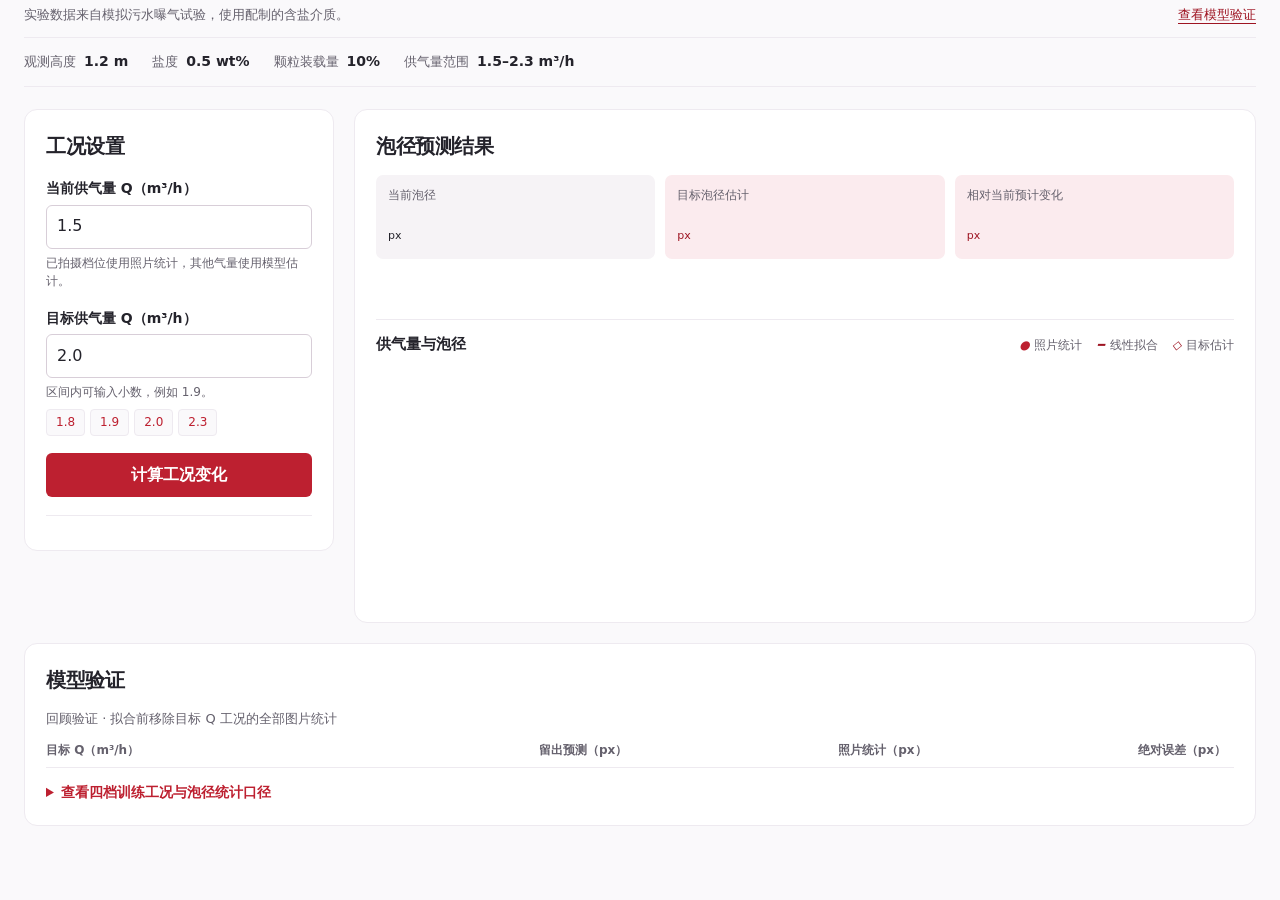
<file: optimization_data/h3_bubble_demo/ui.html>
<!doctype html>
<html lang="zh-CN">
<head>
  <meta charset="utf-8">
  <meta name="viewport" content="width=device-width, initial-scale=1">
  <meta name="theme-color" content="#faf9fb">
  <title>污水曝气参数优化</title>
  <style>
    :root {
      color-scheme: light; --ink: #24232b; --muted: #65616d; --paper: #faf9fb;
      --card: #ffffff; --line: #eeeaf0; --red: #bd2030; --red-dark: #9e1422;
      font-family: "Segoe UI", "Microsoft YaHei", system-ui, sans-serif;
      line-height: 1.55; color: var(--ink); background: var(--paper);
    }
    * { box-sizing: border-box; }
    body { margin: 0; }
    main { max-width: 1232px; margin: auto; padding: 0 0 38px; }
    h1, h2, p { margin: 0; }
    h2 { font-size: 20px; letter-spacing: -.025em; }
    .intro { display: flex; align-items: baseline; justify-content: space-between; gap: 8px 16px; flex-wrap: wrap; padding: 5px 0 12px; }
    .intro p { font-size: 13px; color: var(--muted); }
    .intro a { color: var(--red-dark); font-size: 13px; text-underline-offset: 4px; }
    .scope { display: flex; flex-wrap: wrap; gap: 10px 24px; margin: 0; padding: 13px 0; border-block: 1px solid var(--line); }
    .scope div { display: flex; gap: 8px; align-items: baseline; }
    dt { color: var(--muted); font-size: 13px; }
    dd { margin: 0; font-size: 14px; font-weight: 700; font-variant-numeric: tabular-nums; }
    .layout { display: grid; grid-template-columns: minmax(255px, 310px) minmax(0, 1fr); gap: 20px; margin-top: 22px; align-items: start; }
    .panel { border: 1px solid var(--line); background: var(--card); border-radius: 13px; padding: 21px; min-width: 0; }
    form { display: grid; gap: 17px; padding-top: 16px; }
    label { display: block; margin-bottom: 5px; font-size: 14px; font-weight: 650; }
    select, input, button { font: inherit; }
    select, input { width: 100%; min-height: 44px; border: 1px solid #d8ced8; border-radius: 6px; color: var(--ink); background: white; padding: 6px 10px; }
    button { cursor: pointer; }
    button:focus-visible, select:focus-visible, input:focus-visible, a:focus-visible, summary:focus-visible { outline: 3px solid #bd2030; outline-offset: 3px; }
    .field-note { margin-top: 5px; font-size: 12px; color: var(--muted); }
    .presets { display: flex; gap: 5px; flex-wrap: wrap; margin-top: 7px; }
    .presets button { border: 1px solid var(--line); border-radius: 4px; background: var(--paper); color: var(--red); padding: 3px 9px; font-size: 12px; }
    .presets button[aria-pressed="true"] { border-color: var(--red); background: #fbebee; font-weight: 700; }
    .run { padding: 10px 12px; background: var(--red); color: white; border: none; border-radius: 6px; font-weight: 700; }
    .run:hover { background: #9e1422; }
    .current-note { padding-top: 13px; margin-top: 18px; border-top: 1px solid var(--line); font-size: 13px; color: var(--muted); }
    .status { font-size: 12px; color: var(--red); white-space: nowrap; }
    .result-heading { display: flex; justify-content: space-between; align-items: baseline; flex-wrap: wrap; gap: 4px 20px; }
    .result-grid { display: grid; grid-template-columns: repeat(3, minmax(0, 1fr)); gap: 10px; margin: 13px 0 11px; }
    .metric { padding: 11px 12px; background: #f6f3f6; border-radius: 7px; }
    .metric.predicted { background: #fbebee; }
    .metric p { color: var(--muted); font-size: 12px; }
    .metric strong { display: block; margin-top: 4px; font-size: clamp(22px, 3.1vw, 35px); letter-spacing: -.04em; font-variant-numeric: tabular-nums; line-height: 1.12; }
    .metric strong small { font-size: 11px; letter-spacing: 0; font-weight: 500; }
    .metric.predicted strong { color: var(--red-dark); }
    .comparison { color: var(--muted); font-size: 13px; min-height: 2.8em; }
    figure { margin: 13px 0 0; padding-top: 13px; border-top: 1px solid var(--line); }
    figcaption { display: flex; justify-content: space-between; align-items: baseline; gap: 4px 12px; flex-wrap: wrap; }
    figcaption > strong { font-size: 15px; }
    .legend { display: flex; gap: 13px; flex-wrap: wrap; color: var(--muted); font-size: 12px; }
    .legend .sample { display: inline-block; width: 11px; margin-right: 4px; text-align: center; color: var(--red); }
    .legend .fit { color: var(--red-dark); }
    canvas { display: block; width: 100%; height: 245px; }
    .validation { margin-top: 20px; }
    .transport { margin-top: 20px; }
    .transport p { color: var(--muted); font-size: 13px; }
    .transport .result-grid { grid-template-columns: repeat(3, minmax(0, 1fr)); }
    .transport .metric > span { display: block; margin-top: 6px; color: var(--muted); font-size: 13px; }
    .rise-photo-comparison { margin: 14px 0; padding: 12px 0; border-block: 1px solid var(--line); }
    .rise-photo-comparison h3 { margin: 0 0 6px; font-size: 15px; }
    .validation .note { margin: 7px 0 13px; color: var(--muted); font-size: 14px; }
    .table-wrap { overflow-x: auto; }
    table { width: 100%; border-collapse: collapse; font-size: 14px; font-variant-numeric: tabular-nums; }
    caption { text-align: left; font-size: 13px; color: var(--muted); margin-bottom: 5px; }
    th, td { text-align: right; padding: 7px 8px; border-bottom: 1px solid var(--line); white-space: nowrap; }
    th:first-child, td:first-child { text-align: left; padding-left: 0; }
    th { color: var(--muted); font-weight: 600; font-size: 12px; }
    tr.example { background: #f6f3f6; }
    tr.example td:first-child { padding-left: 8px; }
    details { margin-top: 14px; font-size: 14px; }
    details summary { color: var(--red); cursor: pointer; font-weight: 650; }
    details .table-wrap { margin-top: 8px; }
    @media (max-width: 760px) {
      main { padding-bottom: 30px; }
      .layout { grid-template-columns: 1fr; gap: 13px; } .panel { padding: 15px; }
      .transport .result-grid { grid-template-columns: 1fr; }
      canvas { height: 220px; }
    }
    @media (max-width: 420px) {
      .metric { padding: 8px 6px; } .metric strong { font-size: 20px; } .result-grid { gap: 5px; }
    }
  </style>
</head>
<body>
  <main>
    <div class="intro">
      <p>实验数据来自模拟污水曝气试验，使用配制的含盐介质。</p>
      <a href="#validation">查看模型验证</a>
    </div>
    <dl class="scope" aria-label="适用工况">
      <div><dt>观测高度</dt><dd>1.2 m</dd></div>
      <div><dt>盐度</dt><dd>0.5 wt%</dd></div>
      <div><dt>颗粒装载量</dt><dd>10%</dd></div>
      <div><dt>供气量范围</dt><dd>1.5–2.3 m³/h</dd></div>
    </dl>
    <div class="layout">
      <section class="panel" aria-labelledby="inputs-title">
        <h2 id="inputs-title">工况设置</h2>
        <form id="controls">
          <div>
            <label for="current">当前供气量 Q（m³/h）</label>
            <input id="current" type="number" min="1.5" max="2.3" step="any" value="1.5" list="measured-flow-levels" required>
            <datalist id="measured-flow-levels"></datalist>
            <p class="field-note">已拍摄档位使用照片统计，其他气量使用模型估计。</p>
          </div>
          <div>
            <label for="target">目标供气量 Q（m³/h）</label>
            <input id="target" type="number" min="1.5" max="2.3" step="any" value="2.0" required aria-describedby="target-hint">
            <p id="target-hint" class="field-note">区间内可输入小数，例如 1.9。</p>
            <div class="presets" id="presets" aria-label="目标气量快捷选择">
              <button type="button" data-q="1.8">1.8</button>
              <button type="button" data-q="1.9">1.9</button>
              <button type="button" data-q="2.0">2.0</button>
              <button type="button" data-q="2.3">2.3</button>
            </div>
          </div>
          <button class="run" type="submit">计算工况变化</button>
        </form>
        <p class="current-note" id="current-note"></p>
      </section>
      <section class="panel" aria-labelledby="result-title">
        <div class="result-heading"><h2 id="result-title">泡径预测结果</h2><span class="status" id="coverage"></span></div>
        <div id="result" aria-live="polite">
          <div class="result-grid">
            <div class="metric"><p id="current-size-label">当前泡径</p><strong><span id="current-size"></span> <small>px</small></strong></div>
            <div class="metric predicted"><p>目标泡径估计</p><strong><span id="target-size"></span> <small>px</small></strong></div>
            <div class="metric predicted"><p>相对当前预计变化</p><strong><span id="change"></span> <small>px</small></strong></div>
          </div>
          <p id="diameter-mm" class="comparison" hidden></p>
          <p id="comparison" class="comparison"></p>
        </div>
        <figure>
          <figcaption>
            <strong>供气量与泡径</strong>
            <div class="legend"><span><i class="sample">●</i>照片统计</span><span><i class="sample fit">━</i>线性拟合</span><span><i class="sample fit">◇</i>目标估计</span></div>
          </figcaption>
          <canvas id="curve" role="img" aria-label="四档气量的照片泡径与线性预测"></canvas>
        </figure>
      </section>
    </div>
    <section id="transport" class="panel transport" aria-labelledby="transport-title" hidden>
      <div class="result-heading"><h2 id="transport-title">上升速度、气含率与传氧</h2><span class="status" id="transport-status" role="status"></span></div>
      <div id="transport-results" hidden>
        <div class="result-grid">
          <div class="metric">
            <p id="target-rise-label">目标竖直上升速度</p>
            <strong><span id="target-rise"></span> <small>mm/s</small></strong>
            <span id="rise-comparison"></span>
          </div>
          <div class="metric">
            <p id="target-holdup-label">目标体积气含率</p>
            <strong><span id="target-holdup"></span> <small>%</small></strong>
            <span id="holdup-comparison"></span>
          </div>
          <div class="metric predicted">
            <p>相对传氧效率 · 模型估算</p>
            <strong><span id="target-oxygen"></span> <small>%</small></strong>
            <span id="oxygen-comparison"></span>
          </div>
        </div>
        <section id="rise-photo-comparison" class="rise-photo-comparison" aria-labelledby="rise-comparison-title" hidden>
          <h3 id="rise-comparison-title">目标工况 · 照片对照</h3>
          <div class="table-wrap"><table>
            <thead><tr><th scope="col">指标</th><th scope="col">整档留出预测</th><th scope="col">照片分析结果</th><th scope="col">绝对误差</th></tr></thead>
            <tbody>
              <tr><th scope="row">上升速度</th><td id="rise-holdout-prediction"></td><td id="rise-photo-observed"></td><td id="rise-holdout-error"></td></tr>
              <tr><th scope="row">体积气含率</th><td id="holdup-holdout-prediction"></td><td id="holdup-photo-observed"></td><td id="holdup-holdout-error"></td></tr>
            </tbody>
          </table></div>
          <p id="rise-holdout-note"></p>
        </section>
        <p id="holdup-depth-note"></p>
        <p>相对传氧效率按局部估算的 K<sub>L</sub>a/Q 比值计算，当前工况为 100%。计算假设两档的有效视野深度与溶解氧驱动力可比，以上升速度近似气液滑移速度。</p>
        <details>
          <summary>测速依据与留出误差</summary>
          <p id="rise-validation"></p>
          <div class="table-wrap"><table>
            <thead><tr><th scope="col">Q (m³/h)</th><th scope="col">观测上升速度 (mm/s)</th><th scope="col">各窗口范围 (mm/s)</th><th scope="col">有效帧</th><th scope="col">上升轨迹</th></tr></thead>
            <tbody id="rise-rows"></tbody>
          </table></div>
        </details>
      </div>
    </section>
    <section id="validation" class="panel validation" aria-labelledby="validation-title">
      <h2 id="validation-title">模型验证</h2>
      <p class="note" id="validation-note"></p>
      <div class="table-wrap">
        <table>
          <caption>回顾验证 · 拟合前移除目标 Q 工况的全部图片统计</caption>
          <thead><tr><th scope="col">目标 Q（m³/h）</th><th scope="col">留出预测（px）</th><th scope="col">照片统计（px）</th><th scope="col">绝对误差（px）</th></tr></thead>
          <tbody id="validation-rows"></tbody>
        </table>
      </div>
      <details>
        <summary>查看四档训练工况与泡径统计口径</summary>
        <p class="note">YOLO 统计先对每张图内的有效气泡取中位径，再对工况内的有效图片取平均。拟合时每档 Q 使用一个汇总值。连续帧来自实验采集序列。</p>
        <div class="table-wrap">
          <table>
            <thead><tr><th scope="col">Q（m³/h）</th><th scope="col">照片泡径（px）</th><th scope="col">有效图片</th><th scope="col">采集来源</th></tr></thead>
            <tbody id="measurement-rows"></tbody>
          </table>
        </div>
      </details>
    </section>
  </main>
  <script type="application/json" id="demo-data">__BUBBLE_DEMO_DATA__</script>
  <script>
    "use strict";
    const demo = JSON.parse(document.getElementById("demo-data").textContent);
    const transportEnabled = __H3_TRANSPORT_ENABLED__;
    const byId = id => document.getElementById(id);
    const currentInput = byId("current");
    const targetInput = byId("target");
    const measured = new Map(demo.measurements.map(row => [row.q_m3_h, row]));
    const levels = [...measured.keys()];
    const qFormat = q => Number(q.toFixed(3)).toString();
    const size = value => value.toFixed(2);
    const signed = value => (value > 0 ? "+" : "") + size(value);
    const fit = q => demo.line.intercept + demo.line.slope * q;
    const presets = [...byId("presets").querySelectorAll("button")];
    let lastCurve;
    let transportRequest = 0;

    function rowInto(table, values, highlight = false) {
      const tr = table.insertRow();
      if (highlight) tr.classList.add("example");
      for (const value of values) tr.insertCell().textContent = value;
    }

    for (const row of demo.measurements) {
      byId("measured-flow-levels").append(new Option(row.q_m3_h.toFixed(1), row.q_m3_h));
      rowInto(byId("measurement-rows"), [row.q_m3_h.toFixed(1), size(row.d50_px), row.valid_images, row.source]);
    }
    for (const row of demo.leave_q_out.rows) {
      rowInto(byId("validation-rows"), [
        row.q_m3_h.toFixed(1), size(row.prediction_px), size(row.observed_px), size(row.error_px)
      ], row.q_m3_h === 2);
    }
    byId("validation-note").textContent = `逐档留出 Q 平均误差 ${size(demo.leave_q_out.mae_px)} px，整批采集来源留出平均误差 ${size(demo.leave_source_out.mae_px)} px。验证仅覆盖这四个实验工况，常规预测使用四档数据拟合。`;

    function drawCurve(currentQ, targetQ, targetPx) {
      const canvas = byId("curve");
      const {width, height} = canvas.getBoundingClientRect();
      if (width < 1 || height < 1) return;
      const ratio = window.devicePixelRatio || 1;
      canvas.width = Math.round(width * ratio);
      canvas.height = Math.round(height * ratio);
      const ctx = canvas.getContext("2d");
      ctx.scale(ratio, ratio);
      const [left, top, right, bottom] = [51, 22, width - 14, height - 42];
      const x = q => left + (q - 1.46) * (right - left) / .88;
      const dValues = demo.measurements.map(row => row.d50_px).concat(levels.map(fit));
      const minPx = 5 * Math.floor((Math.min(...dValues) - 1) / 5);
      const maxPx = 5 * Math.ceil((Math.max(...dValues) + 1) / 5);
      const y = d => bottom - (d - minPx) * (bottom - top) / (maxPx - minPx);
      const line = (x1, y1, x2, y2, color, weight = 1) => {
        ctx.beginPath(); ctx.moveTo(x1, y1); ctx.lineTo(x2, y2);
        ctx.strokeStyle = color; ctx.lineWidth = weight; ctx.stroke();
      };
      ctx.font = "12px Microsoft YaHei, sans-serif";
      ctx.fillStyle = "#65616d";
      ctx.textAlign = "left"; ctx.fillText("泡径 (px)", 4, 14);
      ctx.textAlign = "right";
      for (let tick = minPx; tick <= maxPx; tick += 5) {
        line(left, y(tick), right, y(tick), "#e6e0e6");
        ctx.fillText(tick, left - 7, y(tick) + 4);
      }
      ctx.textAlign = "center";
      for (const q of levels) {
        line(x(q), top, x(q), bottom, "#eeeaf0");
        ctx.fillText(q.toFixed(1), x(q), bottom + 16);
      }
      ctx.fillText("进气量 Q (m³/h)", (left + right) / 2, height - 6);
      ctx.setLineDash([5, 4]);
      line(x(levels[0]), y(fit(levels[0])), x(levels.at(-1)), y(fit(levels.at(-1))), "#9e1422", 2);
      ctx.setLineDash([]);
      for (const row of demo.measurements) {
        const current = row.q_m3_h === currentQ;
        ctx.beginPath(); ctx.arc(x(row.q_m3_h), y(row.d50_px), current ? 6 : 4, 0, 2 * Math.PI);
        ctx.fillStyle = "#bd2030"; ctx.fill();
        if (current) { ctx.lineWidth = 2; ctx.strokeStyle = "#ffffff"; ctx.stroke(); }
      }
      if (currentQ !== targetQ) {
        const px = x(targetQ), py = y(targetPx);
        ctx.beginPath(); ctx.moveTo(px, py - 7); ctx.lineTo(px + 7, py);
        ctx.lineTo(px, py + 7); ctx.lineTo(px - 7, py); ctx.closePath();
        ctx.strokeStyle = "#9e1422"; ctx.lineWidth = 2; ctx.stroke();
      }
      canvas.setAttribute("aria-label", `当前 Q ${qFormat(currentQ)}，目标 Q ${qFormat(targetQ)}，目标泡径估计 ${size(targetPx)} px。实心圆为照片统计，红色虚线为线性拟合。`);
    }

    function render() {
      if (!currentInput.checkValidity() || !targetInput.checkValidity()) return;
      const currentQ = currentInput.valueAsNumber;
      const targetQ = targetInput.valueAsNumber;
      const current = measured.get(currentQ);
      const currentPx = current ? current.d50_px : fit(currentQ);
      const targetMeasured = measured.get(targetQ);
      const sameQ = currentQ === targetQ;
      const targetPx = sameQ ? currentPx : fit(targetQ);
      const change = targetPx - currentPx;
      byId("current-size-label").textContent = current ? "当前照片泡径" : "当前估计泡径";
      byId("current-size").textContent = size(currentPx);
      byId("target-size").textContent = size(targetPx);
      byId("change").textContent = signed(change);
      byId("coverage").textContent = sameQ ? "进气量保持不变" : targetMeasured ? "目标有照片可对照" : "区间内估计";
      byId("current-note").textContent = current ? `当前值来自 ${current.valid_images} 张有效实验照片。` : "这个气量没有照片统计，当前泡径也来自线性拟合。";
      if (sameQ) {
        byId("comparison").textContent = "当前和目标气量相同，泡径变化为 0。";
      } else if (targetMeasured) {
        const observedChange = current ? `两档照片统计变化 ${signed(targetMeasured.d50_px - currentPx)} px。` : "";
        byId("comparison").textContent = `目标照片统计为 ${size(targetMeasured.d50_px)} px。${observedChange}目标泡径估计与照片统计相差 ${size(Math.abs(targetPx - targetMeasured.d50_px))} px。目标工况参与了常规拟合。`;
      } else {
        byId("comparison").textContent = `Q＝${qFormat(targetQ)} 处于已测范围内，目标泡径来自线性拟合。该气量暂无照片统计。`;
      }
      for (const button of presets) button.setAttribute("aria-pressed", String(Number(button.dataset.q) === targetQ));
      lastCurve = [currentQ, targetQ, targetPx];
      drawCurve(...lastCurve);
      if (transportEnabled) renderTransport(currentQ, targetQ, currentPx, targetPx);
    }

    async function renderTransport(currentQ, targetQ, currentPx, targetPx) {
      const request = ++transportRequest;
      byId("transport").hidden = false;
      byId("transport-results").hidden = true;
      byId("rise-photo-comparison").hidden = true;
      byId("diameter-mm").hidden = true;
      byId("transport-status").textContent = "正在读取追踪结果…";
      try {
        const params = new URLSearchParams({current_q: currentQ, target_q: targetQ});
        const response = await fetch(`/api/optimization/h3-transport?${params}`);
        if (!response.ok) throw new Error();
        const data = await response.json();
        if (request !== transportRequest) return;
        const scale = data.mm_per_pixel;
        byId("diameter-mm").textContent = `按统一标定换算 ${size(currentPx * scale)} → ${size(targetPx * scale)} mm，变化 ${signed((targetPx - currentPx) * scale)} mm。`;
        byId("diameter-mm").hidden = false;
        byId("target-rise").textContent = size(data.target.rise_mm_s);
        byId("target-rise-label").textContent = data.target.is_measured_flow ? "目标上升速度 · 照片统计" : "目标上升速度 · 插值预测";
        byId("target-holdup").textContent = size(data.target.gas_holdup_percent);
        byId("target-holdup-label").textContent = data.target.is_measured_flow ? "目标气含率 · 照片估算" : "目标气含率 · 插值预测";
        byId("holdup-comparison").textContent = `当前 ${size(data.current.gas_holdup_percent)}%，变化 ${signed(data.gas_holdup_change_pp)} 个百分点。`;
        byId("holdup-depth-note").textContent = `体积气含率取实验装置的局部视野，按 ${data.view_depth_mm} mm 视野深度及等效球体积估算。`;
        const comparison = data.target_rise_comparison;
        const holdup = data.target_holdup_comparison;
        if (comparison && holdup) {
          byId("rise-holdout-prediction").textContent = `${size(comparison.prediction_mm_s)} mm/s`;
          byId("rise-photo-observed").textContent = `${size(comparison.observed_mm_s)} mm/s`;
          byId("rise-holdout-error").textContent = `${size(comparison.absolute_error_mm_s)} mm/s`;
          byId("holdup-holdout-prediction").textContent = `${size(holdup.prediction_percent)}%`;
          byId("holdup-photo-observed").textContent = `${size(holdup.observed_percent)}%`;
          byId("holdup-holdout-error").textContent = `${size(holdup.absolute_error_pp)} 个百分点`;
          const methodNote = comparison.method === "linear_extrapolation"
            ? "目标是边界档，整档留出后用其余三档线性外推，仅用于检验误差。"
            : "整档留出目标照片，用其余档位中相邻的两档插值预测。";
          byId("rise-holdout-note").textContent = `${methodNote} 照片统计来自 ${comparison.valid_frames} 张有效连续帧。`;
          byId("rise-photo-comparison").hidden = false;
        }
        const basis = data.current.is_measured_flow ? "当前追踪统计" : "当前插值";
        const uncertaintyNote = data.small_interpolated_change ? " 变化幅度小于或接近留档误差，方向需要实测确认。" : "";
        byId("rise-comparison").textContent = `${basis} ${size(data.current.rise_mm_s)} mm/s，变化 ${signed(data.rise_change_mm_s)} mm/s。${uncertaintyNote}`;
        byId("target-oxygen").textContent = size(data.relative_oxygen_efficiency_percent);
        byId("oxygen-comparison").textContent = `相对当前变化 ${signed(data.oxygen_efficiency_change_percent)}%。`;
        byId("transport-status").textContent = data.target.is_measured_flow ? "目标有照片可对照" : "未拍摄档位 · 区间内插值";
        const mae = data.validation.interior_mae_mm_s;
        const holdupMae = data.holdup_validation.interior_mae_pp;
        byId("rise-validation").textContent = `内部两档整档留出的平均误差：速度相邻插值 ${size(mae.neighbor)} mm/s，全区间线性 ${size(mae.linear)} mm/s，均值基准 ${size(mae.mean)} mm/s。气含率相邻插值 ${size(holdupMae.neighbor)} 个百分点。每档有一个采集序列，多个窗口用于检查波动。`;
        byId("rise-rows").replaceChildren();
        for (const row of data.measured_levels) {
          const range = row.window_rise_mm_s;
          rowInto(byId("rise-rows"), [qFormat(row.q_m3_h), size(row.rise_mm_s),
            `${size(Math.min(...range))}–${size(Math.max(...range))}`, row.valid_frames, row.rising_tracks]);
        }
        byId("transport-results").hidden = false;
      } catch {
        if (request === transportRequest) byId("transport-status").textContent = "上升速度与传氧数据暂不可用。";
      }
    }

    byId("controls").addEventListener("submit", event => { event.preventDefault(); render(); });
    for (const button of presets) {
      button.addEventListener("click", () => { targetInput.value = button.dataset.q; render(); });
    }
    new ResizeObserver(() => { if (lastCurve) drawCurve(...lastCurve); }).observe(byId("curve"));
    render();
  </script>
</body>
</html>
</file>
